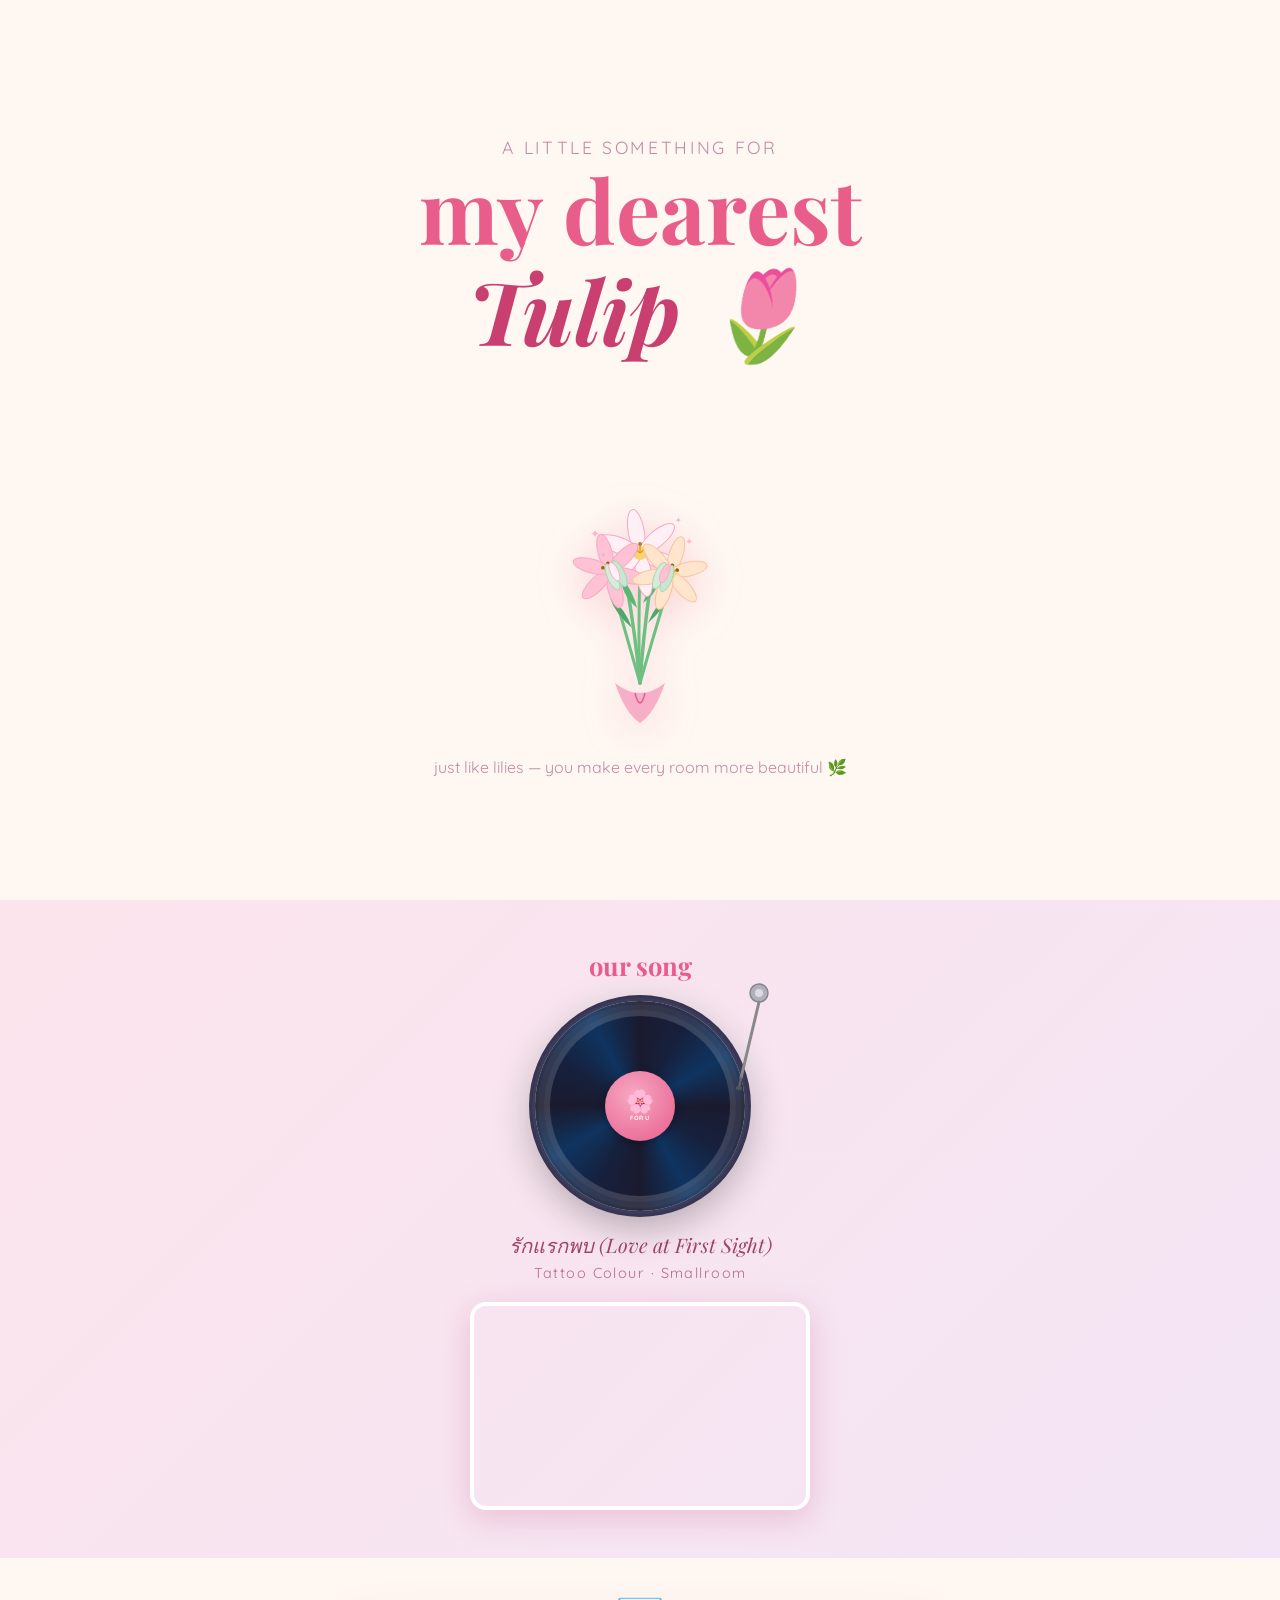
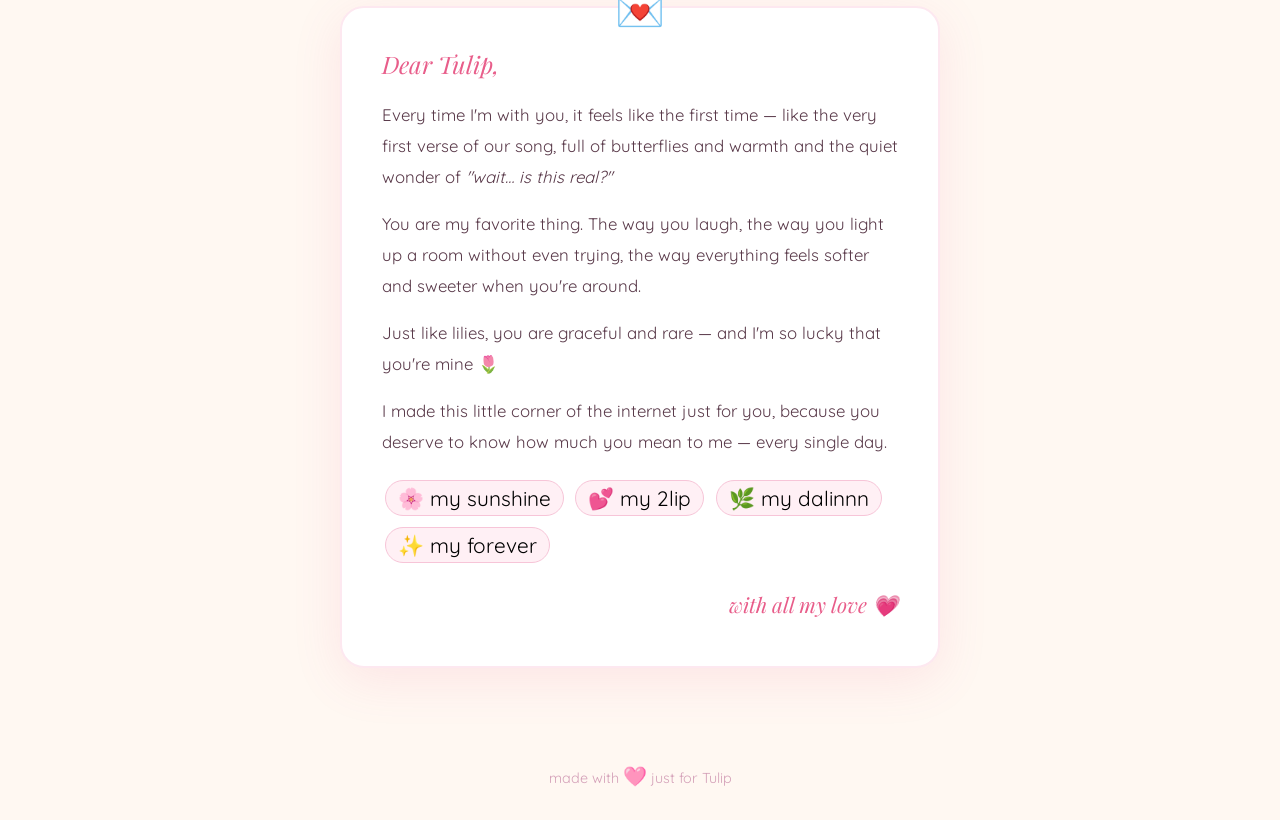
<file: rrt.html>
<!DOCTYPE html>
<html lang="en">
<head>
  <meta charset="UTF-8" />
  <meta name="viewport" content="width=device-width, initial-scale=1.0" />
  <title>For Tulip 🌸</title>
  <link href="https://fonts.googleapis.com/css2?family=Playfair+Display:ital,wght@0,400;0,700;1,400&family=Quicksand:wght@400;500;600&display=swap" rel="stylesheet" />
  <style>
    :root {
      --pink: #f7a8c4;
      --rose: #e85d8a;
      --cream: #fff8f2;
      --mint: #b5ead7;
      --lavender: #d4b8e0;
      --stem: #6dbf82;
      --leaf: #4fa86a;
      --petal: #fff0f5;
    }

    * { margin: 0; padding: 0; box-sizing: border-box; }

    body {
      font-family: 'Quicksand', sans-serif;
      background: var(--cream);
      min-height: 100vh;
      overflow-x: hidden;
    }

    /* ── Floating hearts background ── */
    .hearts-bg {
      position: fixed;
      inset: 0;
      pointer-events: none;
      z-index: 0;
      overflow: hidden;
    }
    .h {
      position: absolute;
      font-size: 1.2rem;
      animation: floatUp linear infinite;
      opacity: 0;
    }
    @keyframes floatUp {
      0%   { transform: translateY(100vh) rotate(0deg); opacity: 0.6; }
      100% { transform: translateY(-10vh) rotate(20deg); opacity: 0; }
    }

    /* ── Hero section ── */
    .hero {
      position: relative;
      min-height: 100vh;
      display: flex;
      flex-direction: column;
      align-items: center;
      justify-content: center;
      padding: 2rem;
      z-index: 1;
    }

    .hero-title {
      font-family: 'Playfair Display', serif;
      font-size: clamp(2.6rem, 8vw, 5.5rem);
      color: var(--rose);
      text-align: center;
      line-height: 1.15;
      animation: fadeDown 1s ease both;
    }
    .hero-title span {
      font-style: italic;
      color: #c94070;
    }

    .hero-sub {
      margin-top: 0.8rem;
      font-size: 1.1rem;
      color: #c08aaa;
      letter-spacing: 0.15em;
      text-transform: uppercase;
      animation: fadeDown 1.2s ease both;
    }

    @keyframes fadeDown {
      from { opacity: 0; transform: translateY(-20px); }
      to   { opacity: 1; transform: translateY(0); }
    }

    /* ── Lily bouquet ── */
    .bouquet-wrapper {
      position: relative;
      width: 260px;
      height: 340px;
      margin: 2rem auto 1.5rem;
      animation: sway 4s ease-in-out infinite;
      transform-origin: bottom center;
    }
    @keyframes sway {
      0%, 100% { transform: rotate(-4deg); }
      50%       { transform: rotate(4deg); }
    }

    .bouquet-wrapper svg {
      width: 100%;
      height: 100%;
      filter: drop-shadow(0 8px 20px rgba(232,93,138,0.25));
    }

    /* ── Vinyl record ── */
    .vinyl-section {
      display: flex;
      flex-direction: column;
      align-items: center;
      gap: 1.2rem;
      padding: 3rem 2rem;
      background: linear-gradient(135deg, #fce4ec 0%, #f3e5f5 100%);
      position: relative;
      z-index: 1;
    }

    .vinyl-title {
      font-family: 'Playfair Display', serif;
      font-size: 1.6rem;
      color: var(--rose);
      text-align: center;
    }
    .vinyl-title em { font-style: italic; color: #a0446a; }

    .vinyl-container {
      position: relative;
      width: 210px;
      height: 210px;
    }

    .vinyl-disk {
      width: 210px;
      height: 210px;
      border-radius: 50%;
      background: conic-gradient(
        #1a1a2e 0deg, #16213e 30deg, #0f3460 60deg, #1a1a2e 90deg,
        #16213e 120deg, #0f3460 150deg, #1a1a2e 180deg,
        #16213e 210deg, #0f3460 240deg, #1a1a2e 270deg,
        #16213e 300deg, #0f3460 330deg, #1a1a2e 360deg
      );
      animation: spin 3s linear infinite;
      box-shadow: 0 0 0 6px #2a2a4a, 0 12px 40px rgba(0,0,0,0.35);
      position: relative;
    }
    @keyframes spin {
      from { transform: rotate(0deg); }
      to   { transform: rotate(360deg); }
    }

    /* Grooves */
    .vinyl-disk::before {
      content: '';
      position: absolute;
      inset: 15px;
      border-radius: 50%;
      background: transparent;
      box-shadow:
        0 0 0 6px rgba(255,255,255,0.04),
        0 0 0 12px rgba(255,255,255,0.03),
        0 0 0 18px rgba(255,255,255,0.03),
        0 0 0 24px rgba(255,255,255,0.02),
        0 0 0 30px rgba(255,255,255,0.02),
        0 0 0 36px rgba(255,255,255,0.02);
    }

    /* Center label */
    .vinyl-center {
      position: absolute;
      top: 50%; left: 50%;
      transform: translate(-50%, -50%);
      width: 70px; height: 70px;
      border-radius: 50%;
      background: radial-gradient(circle at 40% 35%, var(--pink), var(--rose));
      display: flex;
      flex-direction: column;
      align-items: center;
      justify-content: center;
      z-index: 2;
      box-shadow: 0 2px 8px rgba(0,0,0,0.3);
      animation: counterSpin 3s linear infinite;
    }
    @keyframes counterSpin {
      from { transform: translate(-50%, -50%) rotate(0deg); }
      to   { transform: translate(-50%, -50%) rotate(-360deg); }
    }
    .vinyl-center span { font-size: 1.4rem; line-height: 1; }
    .vinyl-center small {
      font-size: 0.38rem;
      color: #fff;
      font-weight: 700;
      letter-spacing: 0.05em;
      text-transform: uppercase;
      margin-top: 1px;
    }

    /* Needle arm */
    .needle {
      position: absolute;
      top: -18px;
      right: -24px;
      width: 70px;
      height: 110px;
      transform-origin: top right;
      animation: needleSway 6s ease-in-out infinite;
    }
    @keyframes needleSway {
      0%, 100% { transform: rotate(-10deg); }
      50%       { transform: rotate(-6deg); }
    }

    .song-info {
      text-align: center;
      color: #a0446a;
    }
    .song-info .song-name {
      font-family: 'Playfair Display', serif;
      font-size: 1.25rem;
      font-style: italic;
      display: block;
    }
    .song-info .artist { font-size: 0.9rem; letter-spacing: 0.1em; opacity: 0.75; }

    .yt-embed {
      border-radius: 16px;
      overflow: hidden;
      box-shadow: 0 8px 30px rgba(200,80,130,0.25);
      border: 4px solid white;
      max-width: 340px;
      width: 100%;
    }
    .yt-embed iframe {
      display: block;
      width: 100%;
      height: 200px;
    }

    /* ── Letter section ── */
    .letter-section {
      position: relative;
      z-index: 1;
      display: flex;
      justify-content: center;
      padding: 3rem 1.5rem 4rem;
    }

    .letter-card {
      background: white;
      max-width: 600px;
      width: 100%;
      border-radius: 24px;
      padding: 2.5rem 2.5rem 3rem;
      box-shadow: 0 12px 50px rgba(232,93,138,0.12);
      border: 2px solid #fde8f0;
      position: relative;
      animation: fadeUp 1s ease both 0.4s;
    }
    @keyframes fadeUp {
      from { opacity: 0; transform: translateY(30px); }
      to   { opacity: 1; transform: translateY(0); }
    }

    .letter-card::before {
      content: '💌';
      position: absolute;
      top: -22px;
      left: 50%;
      transform: translateX(-50%);
      font-size: 2.5rem;
    }

    .letter-card .dear {
      font-family: 'Playfair Display', serif;
      font-size: 1.5rem;
      color: var(--rose);
      margin-bottom: 1.2rem;
      font-style: italic;
    }

    .letter-card p {
      font-size: 1.05rem;
      line-height: 1.85;
      color: #5a3a4a;
      margin-bottom: 1rem;
    }

    .letter-card .sign {
      margin-top: 1.5rem;
      font-family: 'Playfair Display', serif;
      font-style: italic;
      font-size: 1.3rem;
      color: var(--rose);
      text-align: right;
    }

    .sticker {
      display: inline-block;
      font-size: 1.3rem;
      background: #fff0f5;
      border-radius: 50px;
      padding: 0.25rem 0.75rem;
      margin: 0.2rem;
      border: 1.5px solid #f7c5d8;
      animation: wiggle 2.5s ease-in-out infinite;
    }
    @keyframes wiggle {
      0%, 100% { transform: rotate(-2deg); }
      50%       { transform: rotate(2deg); }
    }

    /* ── Footer ── */
    footer {
      text-align: center;
      padding: 2rem;
      color: #d4a0b8;
      font-size: 0.9rem;
      position: relative;
      z-index: 1;
    }
    footer span { font-size: 1.2rem; }
  </style>
</head>
<body>

<!-- Floating hearts bg -->
<div class="hearts-bg" id="heartsBg"></div>

<!-- HERO -->
<section class="hero">
  <div class="hero-sub">a little something for</div>
  <h1 class="hero-title">my dearest<br/><span>Tulip 🌷</span></h1>

  <!-- Lily Bouquet SVG -->
  <div class="bouquet-wrapper">
    <svg viewBox="0 0 260 340" xmlns="http://www.w3.org/2000/svg">
      <!-- Ribbon -->
      <path d="M105 290 Q130 310 155 290 Q145 320 130 330 Q115 320 105 290Z" fill="#f7a8c4" opacity="0.9"/>
      <path d="M125 300 Q130 320 135 300" stroke="#e85d8a" stroke-width="1.5" fill="none"/>

      <!-- Main stems -->
      <path d="M130 290 Q125 240 118 200" stroke="#6dbf82" stroke-width="3.5" fill="none" stroke-linecap="round"/>
      <path d="M130 290 Q133 245 140 195" stroke="#6dbf82" stroke-width="3.5" fill="none" stroke-linecap="round"/>
      <path d="M130 290 Q128 250 130 170" stroke="#6dbf82" stroke-width="3" fill="none" stroke-linecap="round"/>
      <path d="M130 290 Q120 255 100 185" stroke="#6dbf82" stroke-width="3" fill="none" stroke-linecap="round"/>
      <path d="M130 290 Q140 255 160 188" stroke="#6dbf82" stroke-width="3" fill="none" stroke-linecap="round"/>

      <!-- Leaves -->
      <path d="M122 235 Q105 220 100 205 Q115 215 122 235Z" fill="#4fa86a"/>
      <path d="M138 230 Q155 215 160 200 Q145 212 138 230Z" fill="#4fa86a"/>
      <path d="M127 215 Q110 200 112 185 Q124 200 127 215Z" fill="#5ab874"/>
      <path d="M133 210 Q150 198 148 183 Q137 198 133 210Z" fill="#5ab874"/>

      <!-- Lily 1 – center tall (white/cream) -->
      <g transform="translate(130,160)">
        <ellipse cx="0" cy="-22" rx="8" ry="22" fill="#fff0f5" stroke="#f7a8c4" stroke-width="1" transform="rotate(-10)"/>
        <ellipse cx="0" cy="-22" rx="8" ry="22" fill="#fff0f5" stroke="#f7a8c4" stroke-width="1" transform="rotate(50)"/>
        <ellipse cx="0" cy="-22" rx="8" ry="22" fill="#fff0f5" stroke="#f7a8c4" stroke-width="1" transform="rotate(110)"/>
        <ellipse cx="0" cy="-22" rx="8" ry="22" fill="#fff0f5" stroke="#f7a8c4" stroke-width="1" transform="rotate(170)"/>
        <ellipse cx="0" cy="-22" rx="8" ry="22" fill="#fff0f5" stroke="#f7a8c4" stroke-width="1" transform="rotate(230)"/>
        <ellipse cx="0" cy="-22" rx="8" ry="22" fill="#fff0f5" stroke="#f7a8c4" stroke-width="1" transform="rotate(290)"/>
        <circle cx="0" cy="0" r="7" fill="#f9d371"/>
        <!-- stamens -->
        <line x1="0" y1="0" x2="0" y2="-9" stroke="#d4a017" stroke-width="1.2"/>
        <line x1="0" y1="0" x2="7" y2="-6" stroke="#d4a017" stroke-width="1.2"/>
        <line x1="0" y1="0" x2="-7" y2="-6" stroke="#d4a017" stroke-width="1.2"/>
        <circle cx="0" cy="-9" r="2" fill="#c08010"/>
        <circle cx="7" cy="-6" r="2" fill="#c08010"/>
        <circle cx="-7" cy="-6" r="2" fill="#c08010"/>
      </g>

      <!-- Lily 2 – left (pink) -->
      <g transform="translate(100,178) rotate(-15)">
        <ellipse cx="0" cy="-19" rx="7" ry="19" fill="#ffc2d4" stroke="#f7a8c4" stroke-width="1" transform="rotate(0)"/>
        <ellipse cx="0" cy="-19" rx="7" ry="19" fill="#ffc2d4" stroke="#f7a8c4" stroke-width="1" transform="rotate(60)"/>
        <ellipse cx="0" cy="-19" rx="7" ry="19" fill="#ffc2d4" stroke="#f7a8c4" stroke-width="1" transform="rotate(120)"/>
        <ellipse cx="0" cy="-19" rx="7" ry="19" fill="#ffc2d4" stroke="#f7a8c4" stroke-width="1" transform="rotate(180)"/>
        <ellipse cx="0" cy="-19" rx="7" ry="19" fill="#ffc2d4" stroke="#f7a8c4" stroke-width="1" transform="rotate(240)"/>
        <ellipse cx="0" cy="-19" rx="7" ry="19" fill="#ffc2d4" stroke="#f7a8c4" stroke-width="1" transform="rotate(300)"/>
        <circle cx="0" cy="0" r="6" fill="#f9d371"/>
        <line x1="0" y1="0" x2="0" y2="-8" stroke="#c08010" stroke-width="1"/>
        <line x1="0" y1="0" x2="6" y2="-5" stroke="#c08010" stroke-width="1"/>
        <line x1="0" y1="0" x2="-6" y2="-5" stroke="#c08010" stroke-width="1"/>
        <circle cx="0" cy="-8" r="1.8" fill="#a06000"/>
        <circle cx="6" cy="-5" r="1.8" fill="#a06000"/>
        <circle cx="-6" cy="-5" r="1.8" fill="#a06000"/>
      </g>

      <!-- Lily 3 – right (soft peach) -->
      <g transform="translate(160,180) rotate(18)">
        <ellipse cx="0" cy="-19" rx="7" ry="19" fill="#ffe5cc" stroke="#f7c4a0" stroke-width="1" transform="rotate(0)"/>
        <ellipse cx="0" cy="-19" rx="7" ry="19" fill="#ffe5cc" stroke="#f7c4a0" stroke-width="1" transform="rotate(60)"/>
        <ellipse cx="0" cy="-19" rx="7" ry="19" fill="#ffe5cc" stroke="#f7c4a0" stroke-width="1" transform="rotate(120)"/>
        <ellipse cx="0" cy="-19" rx="7" ry="19" fill="#ffe5cc" stroke="#f7c4a0" stroke-width="1" transform="rotate(180)"/>
        <ellipse cx="0" cy="-19" rx="7" ry="19" fill="#ffe5cc" stroke="#f7c4a0" stroke-width="1" transform="rotate(240)"/>
        <ellipse cx="0" cy="-19" rx="7" ry="19" fill="#ffe5cc" stroke="#f7c4a0" stroke-width="1" transform="rotate(300)"/>
        <circle cx="0" cy="0" r="6" fill="#f9d371"/>
        <line x1="0" y1="0" x2="0" y2="-8" stroke="#c08010" stroke-width="1"/>
        <line x1="0" y1="0" x2="6" y2="-5" stroke="#c08010" stroke-width="1"/>
        <line x1="0" y1="0" x2="-6" y2="-5" stroke="#c08010" stroke-width="1"/>
        <circle cx="0" cy="-8" r="1.8" fill="#a06000"/>
        <circle cx="6" cy="-5" r="1.8" fill="#a06000"/>
        <circle cx="-6" cy="-5" r="1.8" fill="#a06000"/>
      </g>

      <!-- Lily 4 – far left bud -->
      <g transform="translate(112,195) rotate(-25)">
        <ellipse cx="-4" cy="-14" rx="5" ry="14" fill="#d4edda" stroke="#a8d5b5" stroke-width="1"/>
        <ellipse cx="4" cy="-14" rx="5" ry="14" fill="#c8e6d0" stroke="#a8d5b5" stroke-width="1"/>
        <ellipse cx="0" cy="-18" rx="4" ry="10" fill="#fff0f5" stroke="#f7a8c4" stroke-width="0.8"/>
      </g>

      <!-- Lily 5 – far right bud -->
      <g transform="translate(148,197) rotate(22)">
        <ellipse cx="-4" cy="-14" rx="5" ry="14" fill="#d4edda" stroke="#a8d5b5" stroke-width="1"/>
        <ellipse cx="4" cy="-14" rx="5" ry="14" fill="#c8e6d0" stroke="#a8d5b5" stroke-width="1"/>
        <ellipse cx="0" cy="-18" rx="4" ry="10" fill="#ffc2d4" stroke="#f7a8c4" stroke-width="0.8"/>
      </g>

      <!-- Little sparkles -->
      <text x="80" y="145" font-size="12" fill="#f7a8c4" opacity="0.8">✦</text>
      <text x="175" y="152" font-size="10" fill="#f7a8c4" opacity="0.7">✦</text>
      <text x="165" y="130" font-size="8" fill="#d4b8e0" opacity="0.9">✦</text>
      <text x="90" y="165" font-size="8" fill="#d4b8e0" opacity="0.7">✦</text>
    </svg>
  </div>

  <p style="color:#c08aaa; font-size:1rem; text-align:center; animation: fadeDown 1.5s ease both 0.3s;">
    just like lilies — you make every room more beautiful 🌿
  </p>
</section>

<!-- VINYL / SONG -->
<section class="vinyl-section">
  <h2 class="vinyl-title">our song<br/><em> </em></h2>

  <div class="vinyl-container">
    <div class="vinyl-disk"></div>
    <div class="vinyl-center">
      <span>🌸</span>
      <small>for u</small>
    </div>

    <!-- SVG Needle -->
    <svg class="needle" viewBox="0 0 70 110" xmlns="http://www.w3.org/2000/svg">
      <circle cx="60" cy="10" r="9" fill="#b0b0c0" stroke="#888" stroke-width="1.5"/>
      <circle cx="60" cy="10" r="4" fill="#ddd"/>
      <line x1="60" y1="19" x2="42" y2="95" stroke="#888" stroke-width="3" stroke-linecap="round"/>
      <line x1="42" y1="95" x2="40" y2="105" stroke="#666" stroke-width="2" stroke-linecap="round"/>
      <ellipse cx="40" cy="105" rx="3" ry="2" fill="#555"/>
    </svg>
  </div>

  <div class="song-info">
    <span class="song-name">รักแรกพบ (Love at First Sight)</span>
    <span class="artist">Tattoo Colour · Smallroom</span>
  </div>

  <div class="yt-embed">
    <iframe
      src="https://www.youtube.com/embed/rc7KnQAh_1I"
      title="รักแรกพบ - Tattoo Colour"
      frameborder="0"
      allow="accelerometer; autoplay; clipboard-write; encrypted-media; gyroscope; picture-in-picture"
      allowfullscreen>
    </iframe>
  </div>
</section>

<!-- LOVE LETTER -->
<section class="letter-section">
  <div class="letter-card">
    <div class="dear">Dear Tulip,</div>

    <p>
      Every time I'm with you, it feels like the first time — like the very first verse of our song,
      full of butterflies and warmth and the quiet wonder of <em>"wait… is this real?"</em>
    </p>
    <p>
      You are my favorite thing. The way you laugh, the way you light up a room without even trying,
      the way everything feels softer and sweeter when you're around.
    </p>
    <p>
      Just like lilies, you are graceful and rare — and I'm so lucky that you're mine 🌷
    </p>
    <p>
      I made this little corner of the internet just for you,
      because you deserve to know how much you mean to me — every single day.
    </p>

    <div style="margin-top:1.2rem; display:flex; flex-wrap:wrap; gap:0.3rem;">
      <span class="sticker">🌸 my sunshine</span>
      <span class="sticker">💕 my 2lip</span>
      <span class="sticker">🌿 my dalinnn</span>
      <span class="sticker">✨ my forever</span>
    </div>

    <div class="sign">with all my love 💗</div>
  </div>
</section>

<footer>
  made with <span>🩷</span> just for Tulip
</footer>

<script>
  // gen heart pratical l l
  const container = document.getElementById('heartsBg');
  const emojis = ['💕','🌸','💗','🌷','✨','💖','🌿','💝'];
  for (let i = 0; i < 22; i++) {
    const el = document.createElement('div');
    el.className = 'h';
    el.textContent = emojis[Math.floor(Math.random() * emojis.length)];
    el.style.left = Math.random() * 100 + 'vw';
    el.style.fontSize = (0.8 + Math.random() * 1.2) + 'rem';
    el.style.animationDuration = (8 + Math.random() * 10) + 's';
    el.style.animationDelay = (Math.random() * 10) + 's';
    container.appendChild(el);
  }
</script>
</body>
</html>
</file>
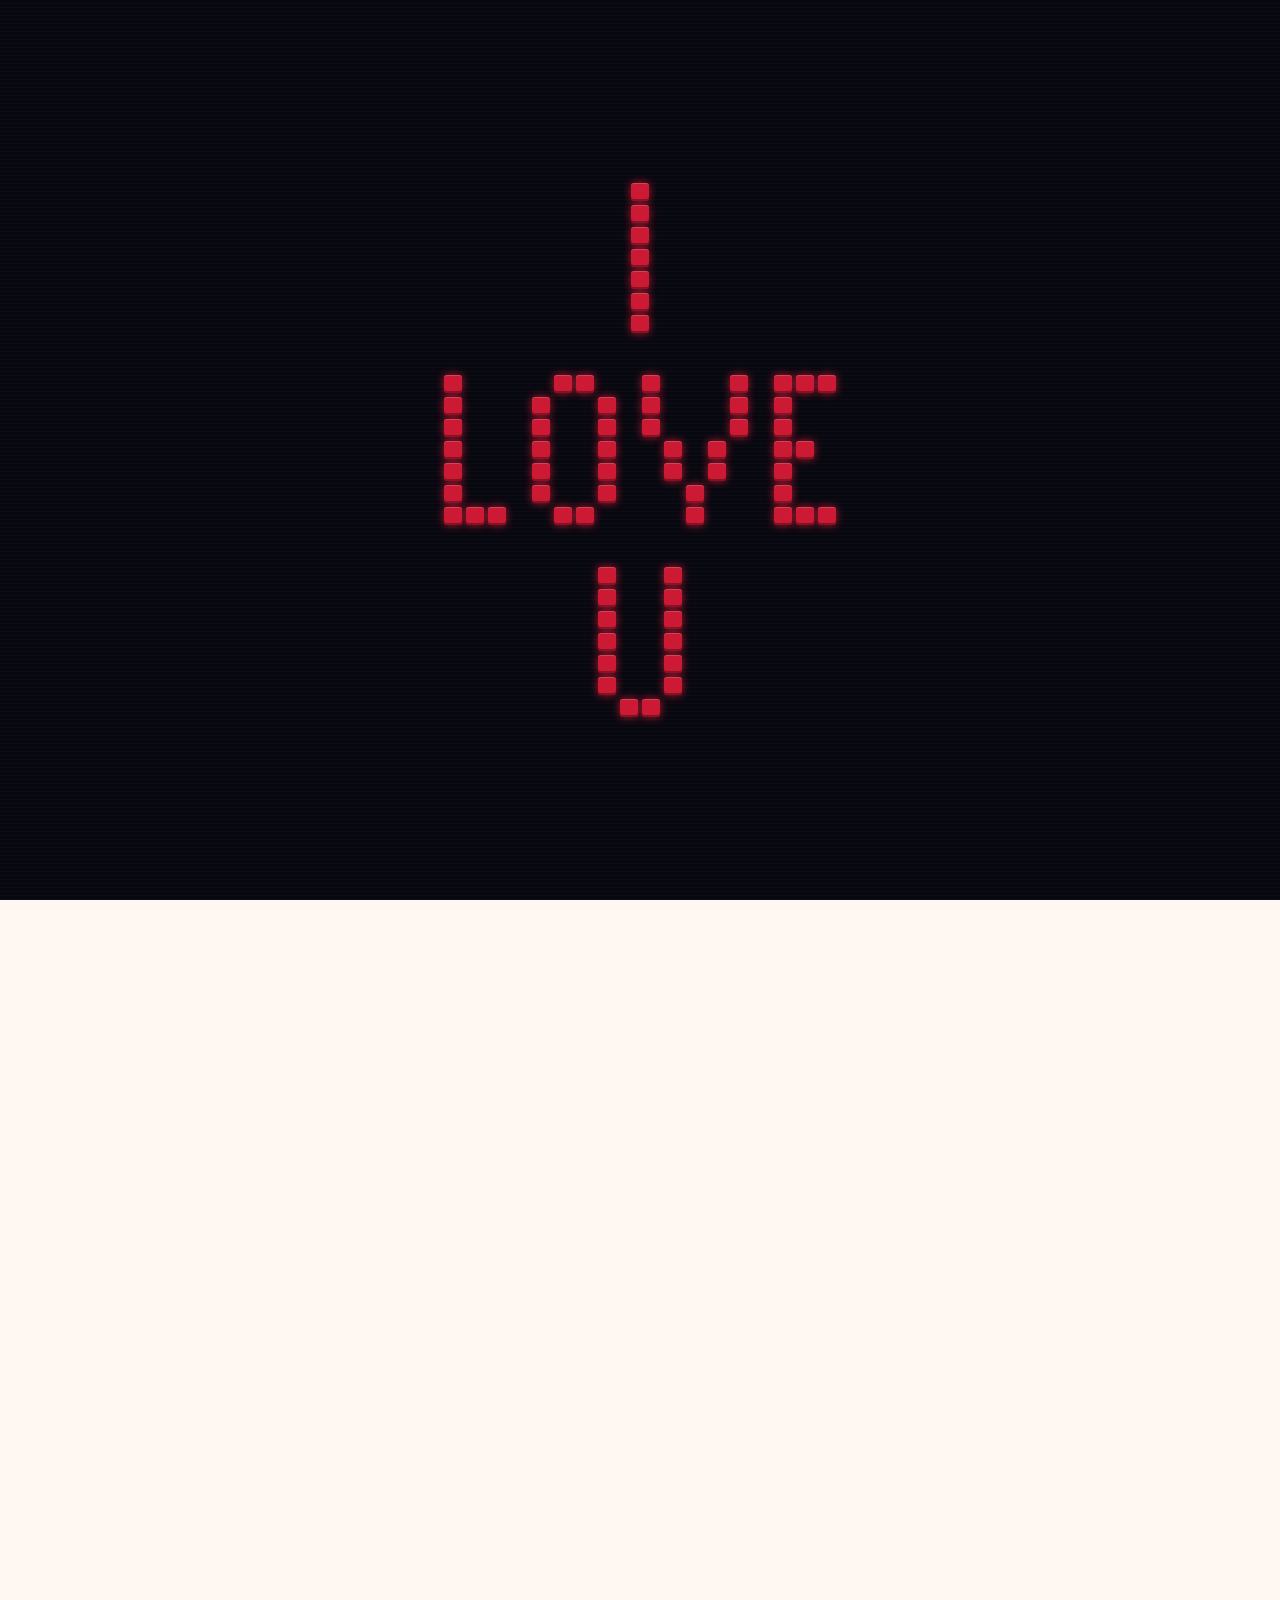
<file: tulip-1.html>
<!DOCTYPE html>
<html lang="en">
<head>
  <meta charset="UTF-8" />
  <meta name="viewport" content="width=device-width, initial-scale=1.0" />
  <title>For Tualip 🌸</title>
  <link href="https://fonts.googleapis.com/css2?family=Playfair+Display:ital,wght@0,400;0,700;1,400&family=Quicksand:wght@400;500;600&display=swap" rel="stylesheet" />
  <style>
    :root {
      --pink: #f7a8c4;
      --rose: #e85d8a;
      --cream: #fff8f2;
      --stem: #6dbf82;
    }
    * { margin: 0; padding: 0; box-sizing: border-box; }
    body {
      font-family: 'Quicksand', sans-serif;
      background: var(--cream);
      min-height: 100vh;
      overflow-x: hidden;
    }

    /* ══════════════════════════════
       INTRO
    ══════════════════════════════ */
    #intro {
      position: fixed;
      inset: 0;
      background: #080810;
      z-index: 9999;
      display: flex;
      flex-direction: column;
      align-items: center;
      justify-content: center;
      gap: 14px;
    }
    #intro::before {
      content: '';
      position: absolute;
      inset: 0;
      background: repeating-linear-gradient(
        180deg,
        transparent 0px, transparent 3px,
        rgba(255,255,255,0.018) 3px, rgba(255,255,255,0.018) 4px
      );
      pointer-events: none;
      z-index: 1;
    }
    .word-wrap {
      display: flex;
      flex-direction: column;
      gap: 4px;
      position: relative;
      z-index: 2;
    }
    .px-row {
      display: flex;
      gap: 4px;
    }
    .px {
      width: 18px;
      height: 18px;
      border-radius: 3px;
      background: #cc1a35;
      box-shadow: 0 0 8px rgba(220,30,60,0.8),
                  inset 0 1px 0 rgba(255,255,255,0.18),
                  inset 0 -2px 0 rgba(0,0,0,0.35);
      opacity: 0;
      transform: translateY(-50px);
      animation: dropIn 0.42s cubic-bezier(0.22,1,0.36,1) forwards,
                 glowPulse 2s ease-in-out infinite;
    }
    .empty {
      width: 18px;
      height: 18px;
      opacity: 0;
    }
    @keyframes dropIn {
      0%   { opacity:0; transform: translateY(-50px) rotate(-6deg); }
      65%  { opacity:1; transform: translateY(5px) scaleY(0.88) scaleX(1.06); }
      82%  { transform: translateY(-3px) scaleY(1.06) scaleX(0.96); }
      100% { opacity:1; transform: translateY(0) scale(1); }
    }
    @keyframes glowPulse {
      0%,100% { box-shadow: 0 0 6px rgba(220,30,60,0.7), inset 0 1px 0 rgba(255,255,255,0.18), inset 0 -2px 0 rgba(0,0,0,0.35); }
      50%      { box-shadow: 0 0 20px rgba(255,40,70,1),  inset 0 1px 0 rgba(255,255,255,0.22), inset 0 -2px 0 rgba(0,0,0,0.35); }
    }



    /* ══════════════════════════════
       MAIN
    ══════════════════════════════ */
    #main { opacity:0; transition: opacity 0.9s ease; }
    #main.show { opacity:1; }

    .hearts-bg { position:fixed; inset:0; pointer-events:none; z-index:0; overflow:hidden; }
    .h { position:absolute; animation:floatUp linear infinite; opacity:0; }
    @keyframes floatUp {
      0%   { transform:translateY(100vh) rotate(0deg); opacity:0.6; }
      100% { transform:translateY(-10vh) rotate(20deg); opacity:0; }
    }

    .hero {
      position:relative; min-height:100vh;
      display:flex; flex-direction:column;
      align-items:center; justify-content:center;
      padding:2rem; z-index:1;
    }
    .hero-title {
      font-family:'Playfair Display',serif;
      font-size:clamp(2.6rem,8vw,5.5rem);
      color:var(--rose); text-align:center; line-height:1.15;
      animation:fadeDown 1s ease both;
    }
    .hero-title span { font-style:italic; color:#c94070; }
    .hero-sub {
      margin-top:0.8rem; font-size:1.1rem; color:#c08aaa;
      letter-spacing:0.15em; text-transform:uppercase;
      animation:fadeDown 1.2s ease both;
    }
    @keyframes fadeDown { from{opacity:0;transform:translateY(-20px)} to{opacity:1;transform:translateY(0)} }
    .bouquet-wrapper {
      position:relative; width:260px; height:340px;
      margin:2rem auto 1.5rem;
      animation:sway 4s ease-in-out infinite;
      transform-origin:bottom center;
    }
    @keyframes sway { 0%,100%{transform:rotate(-4deg)} 50%{transform:rotate(4deg)} }
    .bouquet-wrapper svg { width:100%; height:100%; filter:drop-shadow(0 8px 20px rgba(232,93,138,0.25)); }

    .vinyl-section {
      display:flex; flex-direction:column; align-items:center; gap:1.2rem;
      padding:3rem 2rem;
      background:linear-gradient(135deg,#fce4ec 0%,#f3e5f5 100%);
      position:relative; z-index:1;
    }
    .vinyl-title { font-family:'Playfair Display',serif; font-size:1.6rem; color:var(--rose); text-align:center; }
    .vinyl-title em { font-style:italic; color:#a0446a; }
    .vinyl-container { position:relative; width:210px; height:210px; }
    .vinyl-disk {
      width:210px; height:210px; border-radius:50%;
      background:conic-gradient(#1a1a2e 0deg,#16213e 30deg,#0f3460 60deg,#1a1a2e 90deg,#16213e 120deg,#0f3460 150deg,#1a1a2e 180deg,#16213e 210deg,#0f3460 240deg,#1a1a2e 270deg,#16213e 300deg,#0f3460 330deg,#1a1a2e 360deg);
      animation:spin 3s linear infinite;
      box-shadow:0 0 0 6px #2a2a4a,0 12px 40px rgba(0,0,0,0.35);
      position:relative;
    }
    @keyframes spin { from{transform:rotate(0deg)} to{transform:rotate(360deg)} }
    .vinyl-disk::before {
      content:''; position:absolute; inset:15px; border-radius:50%; background:transparent;
      box-shadow:0 0 0 6px rgba(255,255,255,0.04),0 0 0 12px rgba(255,255,255,0.03),0 0 0 18px rgba(255,255,255,0.03),0 0 0 24px rgba(255,255,255,0.02),0 0 0 30px rgba(255,255,255,0.02),0 0 0 36px rgba(255,255,255,0.02);
    }
    .vinyl-center {
      position:absolute; top:50%; left:50%; transform:translate(-50%,-50%);
      width:70px; height:70px; border-radius:50%;
      background:radial-gradient(circle at 40% 35%,var(--pink),var(--rose));
      display:flex; flex-direction:column; align-items:center; justify-content:center;
      z-index:2; box-shadow:0 2px 8px rgba(0,0,0,0.3);
      animation:counterSpin 3s linear infinite;
    }
    @keyframes counterSpin { from{transform:translate(-50%,-50%) rotate(0deg)} to{transform:translate(-50%,-50%) rotate(-360deg)} }
    .vinyl-center span { font-size:1.4rem; line-height:1; }
    .vinyl-center small { font-size:0.38rem; color:#fff; font-weight:700; letter-spacing:0.05em; text-transform:uppercase; margin-top:1px; }
    .needle {
      position:absolute; top:-18px; right:-24px; width:70px; height:110px;
      transform-origin:top right; animation:needleSway 6s ease-in-out infinite;
    }
    @keyframes needleSway { 0%,100%{transform:rotate(-10deg)} 50%{transform:rotate(-6deg)} }
    .song-info { text-align:center; color:#a0446a; }
    .song-name { font-family:'Playfair Display',serif; font-size:1.25rem; font-style:italic; display:block; }
    .artist { font-size:0.9rem; letter-spacing:0.1em; opacity:0.75; }
    .yt-embed { border-radius:16px; overflow:hidden; box-shadow:0 8px 30px rgba(200,80,130,0.25); border:4px solid white; max-width:340px; width:100%; }
    .yt-embed iframe { display:block; width:100%; height:200px; }

    .letter-section { position:relative; z-index:1; display:flex; justify-content:center; padding:3rem 1.5rem 4rem; }
    .letter-card {
      background:white; max-width:600px; width:100%;
      border-radius:24px; padding:2.5rem 2.5rem 3rem;
      box-shadow:0 12px 50px rgba(232,93,138,0.12);
      border:2px solid #fde8f0; position:relative;
    }
    .letter-card::before { content:'💌'; position:absolute; top:-22px; left:50%; transform:translateX(-50%); font-size:2.5rem; }
    .dear { font-family:'Playfair Display',serif; font-size:1.5rem; color:var(--rose); margin-bottom:1.2rem; font-style:italic; }
    .letter-card p { font-size:1.05rem; line-height:1.85; color:#5a3a4a; margin-bottom:1rem; }
    .sign { margin-top:1.5rem; font-family:'Playfair Display',serif; font-style:italic; font-size:1.3rem; color:var(--rose); text-align:right; }
    .sticker { display:inline-block; font-size:1.3rem; background:#fff0f5; border-radius:50px; padding:0.25rem 0.75rem; margin:0.2rem; border:1.5px solid #f7c5d8; animation:wiggle 2.5s ease-in-out infinite; }
    @keyframes wiggle { 0%,100%{transform:rotate(-2deg)} 50%{transform:rotate(2deg)} }

    footer { text-align:center; padding:2rem; color:#d4a0b8; font-size:0.9rem; position:relative; z-index:1; }
    footer span { font-size:1.2rem; }
  </style>
</head>
<body>

<div id="intro"></div>


<div id="main">
  <div class="hearts-bg" id="heartsBg"></div>

  <section class="hero">
    <div class="hero-sub">a little something for</div>
    <h1 class="hero-title">my baby<br/><span>Tulip 🌷</span></h1>
    <div class="bouquet-wrapper">
      <svg viewBox="0 0 260 340" xmlns="http://www.w3.org/2000/svg">
        <path d="M105 290 Q130 310 155 290 Q145 320 130 330 Q115 320 105 290Z" fill="#f7a8c4" opacity="0.9"/>
        <path d="M125 300 Q130 320 135 300" stroke="#e85d8a" stroke-width="1.5" fill="none"/>
        <path d="M130 290 Q125 240 118 200" stroke="#6dbf82" stroke-width="3.5" fill="none" stroke-linecap="round"/>
        <path d="M130 290 Q133 245 140 195" stroke="#6dbf82" stroke-width="3.5" fill="none" stroke-linecap="round"/>
        <path d="M130 290 Q128 250 130 170" stroke="#6dbf82" stroke-width="3" fill="none" stroke-linecap="round"/>
        <path d="M130 290 Q120 255 100 185" stroke="#6dbf82" stroke-width="3" fill="none" stroke-linecap="round"/>
        <path d="M130 290 Q140 255 160 188" stroke="#6dbf82" stroke-width="3" fill="none" stroke-linecap="round"/>
        <path d="M122 235 Q105 220 100 205 Q115 215 122 235Z" fill="#4fa86a"/>
        <path d="M138 230 Q155 215 160 200 Q145 212 138 230Z" fill="#4fa86a"/>
        <path d="M127 215 Q110 200 112 185 Q124 200 127 215Z" fill="#5ab874"/>
        <path d="M133 210 Q150 198 148 183 Q137 198 133 210Z" fill="#5ab874"/>
        <g transform="translate(130,160)">
          <ellipse cx="0" cy="-22" rx="8" ry="22" fill="#fff0f5" stroke="#f7a8c4" stroke-width="1" transform="rotate(-10)"/>
          <ellipse cx="0" cy="-22" rx="8" ry="22" fill="#fff0f5" stroke="#f7a8c4" stroke-width="1" transform="rotate(50)"/>
          <ellipse cx="0" cy="-22" rx="8" ry="22" fill="#fff0f5" stroke="#f7a8c4" stroke-width="1" transform="rotate(110)"/>
          <ellipse cx="0" cy="-22" rx="8" ry="22" fill="#fff0f5" stroke="#f7a8c4" stroke-width="1" transform="rotate(170)"/>
          <ellipse cx="0" cy="-22" rx="8" ry="22" fill="#fff0f5" stroke="#f7a8c4" stroke-width="1" transform="rotate(230)"/>
          <ellipse cx="0" cy="-22" rx="8" ry="22" fill="#fff0f5" stroke="#f7a8c4" stroke-width="1" transform="rotate(290)"/>
          <circle cx="0" cy="0" r="7" fill="#f9d371"/>
          <line x1="0" y1="0" x2="0" y2="-9" stroke="#d4a017" stroke-width="1.2"/>
          <line x1="0" y1="0" x2="7" y2="-6" stroke="#d4a017" stroke-width="1.2"/>
          <line x1="0" y1="0" x2="-7" y2="-6" stroke="#d4a017" stroke-width="1.2"/>
          <circle cx="0" cy="-9" r="2" fill="#c08010"/>
          <circle cx="7" cy="-6" r="2" fill="#c08010"/>
          <circle cx="-7" cy="-6" r="2" fill="#c08010"/>
        </g>
        <g transform="translate(100,178) rotate(-15)">
          <ellipse cx="0" cy="-19" rx="7" ry="19" fill="#ffc2d4" stroke="#f7a8c4" stroke-width="1" transform="rotate(0)"/>
          <ellipse cx="0" cy="-19" rx="7" ry="19" fill="#ffc2d4" stroke="#f7a8c4" stroke-width="1" transform="rotate(60)"/>
          <ellipse cx="0" cy="-19" rx="7" ry="19" fill="#ffc2d4" stroke="#f7a8c4" stroke-width="1" transform="rotate(120)"/>
          <ellipse cx="0" cy="-19" rx="7" ry="19" fill="#ffc2d4" stroke="#f7a8c4" stroke-width="1" transform="rotate(180)"/>
          <ellipse cx="0" cy="-19" rx="7" ry="19" fill="#ffc2d4" stroke="#f7a8c4" stroke-width="1" transform="rotate(240)"/>
          <ellipse cx="0" cy="-19" rx="7" ry="19" fill="#ffc2d4" stroke="#f7a8c4" stroke-width="1" transform="rotate(300)"/>
          <circle cx="0" cy="0" r="6" fill="#f9d371"/>
          <line x1="0" y1="0" x2="0" y2="-8" stroke="#c08010" stroke-width="1"/>
          <line x1="0" y1="0" x2="6" y2="-5" stroke="#c08010" stroke-width="1"/>
          <line x1="0" y1="0" x2="-6" y2="-5" stroke="#c08010" stroke-width="1"/>
          <circle cx="0" cy="-8" r="1.8" fill="#a06000"/>
          <circle cx="6" cy="-5" r="1.8" fill="#a06000"/>
          <circle cx="-6" cy="-5" r="1.8" fill="#a06000"/>
        </g>
        <g transform="translate(160,180) rotate(18)">
          <ellipse cx="0" cy="-19" rx="7" ry="19" fill="#ffe5cc" stroke="#f7c4a0" stroke-width="1" transform="rotate(0)"/>
          <ellipse cx="0" cy="-19" rx="7" ry="19" fill="#ffe5cc" stroke="#f7c4a0" stroke-width="1" transform="rotate(60)"/>
          <ellipse cx="0" cy="-19" rx="7" ry="19" fill="#ffe5cc" stroke="#f7c4a0" stroke-width="1" transform="rotate(120)"/>
          <ellipse cx="0" cy="-19" rx="7" ry="19" fill="#ffe5cc" stroke="#f7c4a0" stroke-width="1" transform="rotate(180)"/>
          <ellipse cx="0" cy="-19" rx="7" ry="19" fill="#ffe5cc" stroke="#f7c4a0" stroke-width="1" transform="rotate(240)"/>
          <ellipse cx="0" cy="-19" rx="7" ry="19" fill="#ffe5cc" stroke="#f7c4a0" stroke-width="1" transform="rotate(300)"/>
          <circle cx="0" cy="0" r="6" fill="#f9d371"/>
          <line x1="0" y1="0" x2="0" y2="-8" stroke="#c08010" stroke-width="1"/>
          <line x1="0" y1="0" x2="6" y2="-5" stroke="#c08010" stroke-width="1"/>
          <line x1="0" y1="0" x2="-6" y2="-5" stroke="#c08010" stroke-width="1"/>
          <circle cx="0" cy="-8" r="1.8" fill="#a06000"/>
          <circle cx="6" cy="-5" r="1.8" fill="#a06000"/>
          <circle cx="-6" cy="-5" r="1.8" fill="#a06000"/>
 
        <text x="0" y="-50" font-size="12" fill="#f7a8c4" opacity="0.8">✦</text>
        <text x="45" y="-20" font-size="10" fill="#f7a8c4" opacity="0.7">✦</text>
        <text x="-95" y="30" font-size="8" fill="#d4b8e0" opacity="0.9">✦</text>
        <text x="-60" y="-60" font-size="8" fill="#d4b8e0" opacity="0.7">✦</text>
      </svg>
    </div>
    <p style="color:#c08aaa;font-size:1rem;text-align:center;">u make this world feel like a better place</p>
  </section>

  <section class="vinyl-section">
    <h2 class="vinyl-title">song for u<br/><em> </em></h2>
    <div class="vinyl-container">
      <div class="vinyl-disk"></div>
      <div class="vinyl-center"><span>🌸</span><small>uwu</small></div>
      <svg class="needle" viewBox="0 0 70 110" xmlns="http://www.w3.org/2000/svg">
        <circle cx="60" cy="10" r="9" fill="#b0b0c0" stroke="#888" stroke-width="1.5"/>
        <circle cx="60" cy="10" r="4" fill="#ddd"/>
        <line x1="60" y1="19" x2="42" y2="95" stroke="#888" stroke-width="3" stroke-linecap="round"/>
        <line x1="42" y1="95" x2="40" y2="105" stroke="#666" stroke-width="2" stroke-linecap="round"/>
        <ellipse cx="40" cy="105" rx="3" ry="2" fill="#555"/>
      </svg>
    </div>
    <div class="song-info">
      <span class="song-name">รักแรกพบ</span>
      <span class="artist">Tattoo Colour</span>
    </div>
    <div class="yt-embed">
      <iframe src="https://www.youtube.com/embed/rc7KnQAh_1I"
        title="รักแรกพบ - Tattoo Colour" frameborder="0"
        allow="accelerometer; autoplay; clipboard-write; encrypted-media; gyroscope; picture-in-picture"
        allowfullscreen></iframe>
    </div>
  </section>

  <section class="letter-section">
    <div class="letter-card">
      <div class="dear">Dear Tulip,</div>
      <p>happy birthday to my amazing girl, looks like youve grown up another year already i hope youre super happy & that everything you wish for comes true</p>
      <p>stay as cute and bright as you always are i hope your life is full of smile and no matter what you go through, i know youll get through it. i hope youre surrounded by people who truly care about you</p>
      <p>ill always be right here by your side lets stick together through every stage of growing up, yeh h h love you so o o o much</p>
      <p>just like lilies, u are graceful and rare & im so lucky that youre mine 🌷</p>
      <div style="margin-top:1.2rem;display:flex;flex-wrap:wrap;gap:0.3rem;">
        <span class="sticker">🌸 2lip</span>
        <span class="sticker">💕 babee</span>
        <span class="sticker">💗 luv u</span>
        <span class="sticker">✨ nice 17</span>
      </div>
      <div class="sign">with all my love 💗</div>
    </div>
  </section>

  <footer>made with <span>🩷</span> just for Tualip</footer>
</div>

<script>
// ── Pixel glyph maps (7 rows × N cols) ──────────────
const GLYPHS = {
  I: [[0,1,0],[0,1,0],[0,1,0],[0,1,0],[0,1,0],[0,1,0],[0,1,0]],
  L: [[1,0,0],[1,0,0],[1,0,0],[1,0,0],[1,0,0],[1,0,0],[1,1,1]],
  O: [[0,1,1,0],[1,0,0,1],[1,0,0,1],[1,0,0,1],[1,0,0,1],[1,0,0,1],[0,1,1,0]],
  V: [[1,0,0,0,1],[1,0,0,0,1],[1,0,0,0,1],[0,1,0,1,0],[0,1,0,1,0],[0,0,1,0,0],[0,0,1,0,0]],
  E: [[1,1,1],[1,0,0],[1,0,0],[1,1,0],[1,0,0],[1,0,0],[1,1,1]],
  U: [[1,0,0,1],[1,0,0,1],[1,0,0,1],[1,0,0,1],[1,0,0,1],[1,0,0,1],[0,1,1,0]],
};

const WORDS = ['I','LOVE','U'];
const COL_STEP = 60;   // ms per column
const ROW_STEP = 28;   // ms per row within a column
const WORD_PAUSE = 180; // extra ms between words

const intro = document.getElementById('intro');
let globalCol = 0;
let lastDelay = 0;

WORDS.forEach((word, wi) => {
  // gap between words
  if (wi > 0) {
    const gap = document.createElement('div');
    gap.style.cssText = 'height:14px;width:100%;flex-shrink:0;';
    intro.appendChild(gap);
  }

  // Build column data for this word
  // glyphCols[c] = array of 7 booleans (filled or not)
  const glyphCols = [];
  let firstChar = true;
  for (const ch of word) {
    const g = GLYPHS[ch];
    if (!firstChar) {
      // 1px letter spacer column (all empty)
      glyphCols.push(Array(7).fill(false));
    }
    const numCols = g[0].length;
    for (let c = 0; c < numCols; c++) {
      glyphCols.push(g.map(row => row[c] === 1));
    }
    firstChar = false;
  }

  // Create word wrapper with 7 row divs
  const wrap = document.createElement('div');
  wrap.className = 'word-wrap';
  intro.appendChild(wrap);

  const rowDivs = Array.from({length:7}, () => {
    const d = document.createElement('div');
    d.className = 'px-row';
    wrap.appendChild(d);
    return d;
  });

  // Place blocks column by column
  glyphCols.forEach((col, ci) => {
    col.forEach((filled, ri) => {
      const el = document.createElement('div');
      if (filled) {
        const delayMs = (globalCol * COL_STEP) + (ri * ROW_STEP) + (wi * WORD_PAUSE) + 150;
        el.className = 'px';
        el.style.animationDelay = `${delayMs}ms, ${delayMs + 450}ms`;
        lastDelay = Math.max(lastDelay, delayMs + 420); // 420 = dropIn duration
      } else {
        el.className = 'empty';
      }
      rowDivs[ri].appendChild(el);
    });
    globalCol++;
  });
});

// Transition to main after all blocks have dropped + hold
const holdMs = 1300;
const transitionAt = lastDelay + holdMs;

function doTransition() {
  intro.style.transition = 'opacity 1s ease';
  intro.style.opacity = '0';
  setTimeout(() => {
    intro.style.display = 'none';
    document.getElementById('main').classList.add('show');
  }, 1000);
}

setTimeout(doTransition, transitionAt);

// ── Hearts ─────────────────────────────────
const hWrap = document.getElementById('heartsBg');
const emojis = ['💕','🌸','💗','🌷','✨','💖','🌿','💝'];
for (let i = 0; i < 22; i++) {
  const el = document.createElement('div');
  el.className = 'h';
  el.textContent = emojis[Math.floor(Math.random() * emojis.length)];
  el.style.left = Math.random() * 100 + 'vw';
  el.style.fontSize = (0.8 + Math.random() * 1.2) + 'rem';
  el.style.animationDuration = (8 + Math.random() * 10) + 's';
  el.style.animationDelay = (Math.random() * 10) + 's';
  hWrap.appendChild(el);
}
</script>
</body>
</html>
</file>
